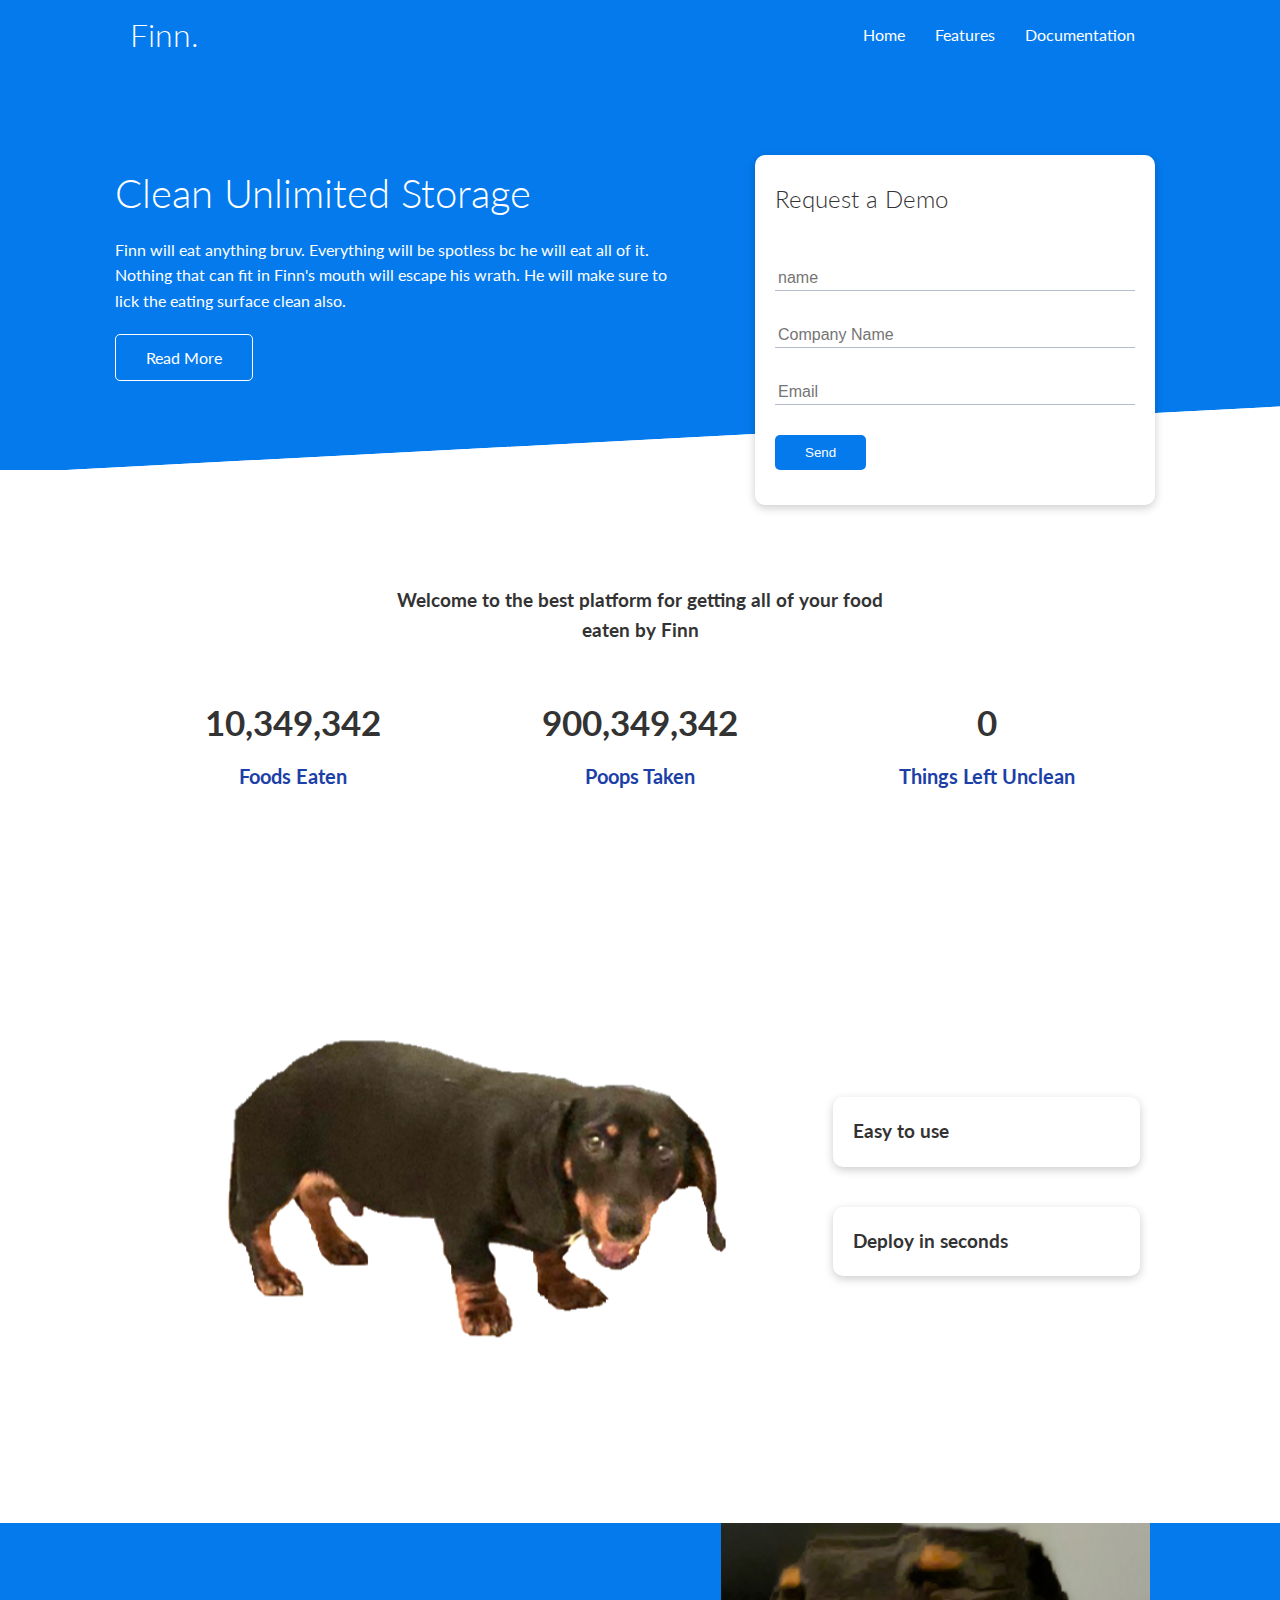
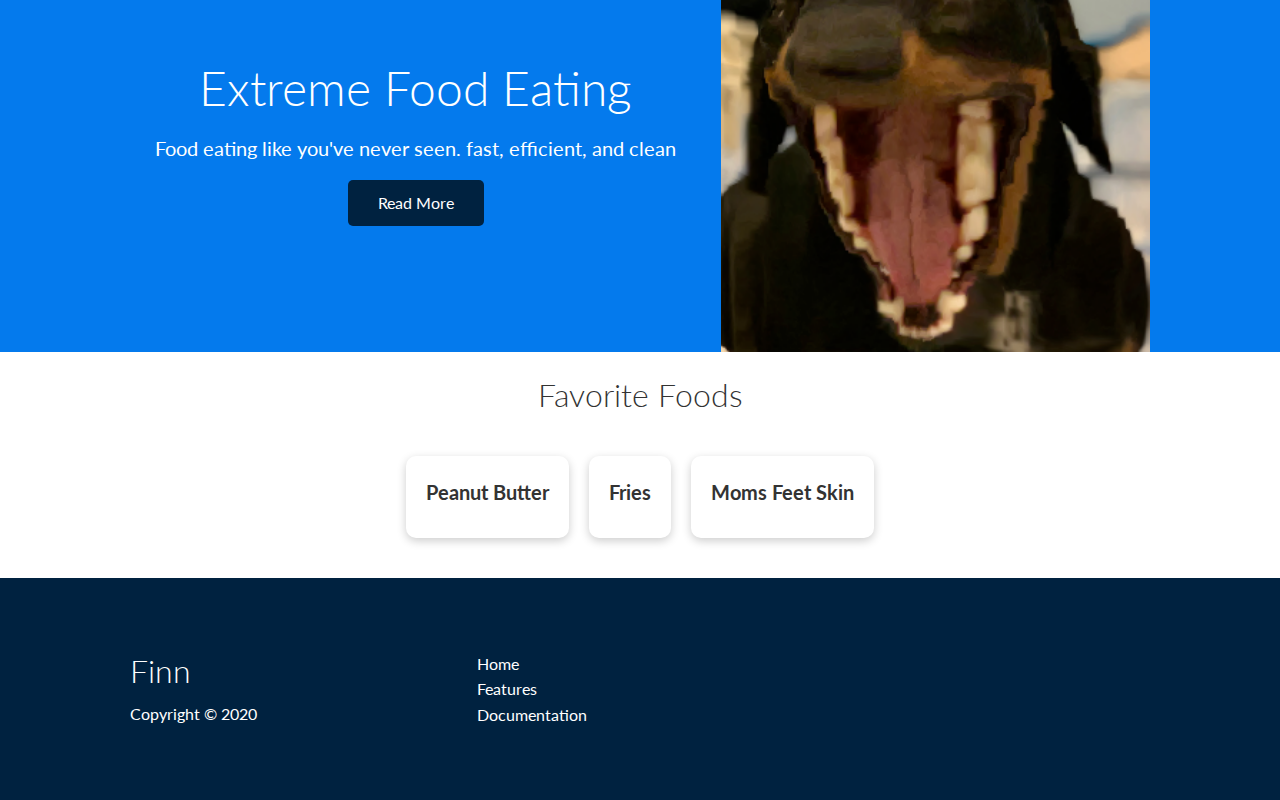
<file: index.html>
<!DOCTYPE html>
<html lang="en">
	<head>
		<meta charset="UTF-8" />
		<meta name="viewport" content="width=device-width, initial-scale=1.0" />
		<link
			rel="stylesheet"
			href="https://cdnjs.cloudflare.com/ajax/libs/font-awesome/5.15.1/css/all.min.css"
			integrity="sha512-+4zCK9k+qNFUR5X+cKL9EIR+ZOhtIloNl9GIKS57V1MyNsYpYcUrUeQc9vNfzsWfV28IaLL3i96P9sdNyeRssA=="
			crossorigin="anonymous"
		/>
		<link rel="stylesheet" href="./css/style.css" />
		<link rel="stylesheet" href="./css/utilities.css" />
		<title>Finn | Deezanutsa</title>
	</head>
	<body>
		<!-- Navbar -->
		<div class="navbar">
			<div class="container flex">
				<h1 class="logo">Finn.</h1>
				<nav>
					<ul>
						<li><a href="index.html">Home</a></li>
						<li><a href="features.html">Features</a></li>
						<li><a href="docs.html">Documentation</a></li>
					</ul>
				</nav>
			</div>
		</div>
		<!-- Showcase -->
		<section class="showcase">
			<div class="container grid">
				<div class="showcase-text">
					<h1>Clean Unlimited Storage</h1>
					<p>
						Finn will eat anything bruv. Everything will be spotless bc he will
						eat all of it. Nothing that can fit in Finn's mouth will escape his
						wrath. He will make sure to lick the eating surface clean also.
					</p>
					<a href="features.html" class="btn btn-outline">Read More</a>
				</div>
				<div class="showcase-form card">
					<h2>Request a Demo</h2>
					<form
						name="contact"
						method="POST"
						netlify-honeypot="bot-field"
						data-netlify="true"
					>
						<input type="hidden" name="form-name" value="contact" />
						<p class="hidden">
							<label
								>Don't fill this out if you're human: <input name="bot-field"
							/></label>
						</p>
						<div class="form-control">
							<input type="text" name="name" placeholder="name" required />
						</div>
						<div class="form-control">
							<input
								type="text"
								name="company"
								placeholder="Company Name"
								required
							/>
						</div>
						<div class="form-control">
							<input type="email" name="email" placeholder="Email" required />
						</div>
						<input type="submit" value="Send" class="btn btn-primary" />
					</form>
				</div>
			</div>
		</section>

		<!--Stats -->
		<section class="stats">
			<div class="container">
				<h3 class="stats-heading text-center">
					Welcome to the best platform for getting all of your food eaten by
					Finn
				</h3>

				<div class="grid grid-3 text-center my-4">
					<div>
						<i class="fas fa-drumstick-bite fa-3x"></i>
						<h3>10,349,342</h3>
						<p class="text-secondary">Foods Eaten</p>
					</div>
					<div>
						<i class="fas fa-poo fa-3x"></i>
						<h3>900,349,342</h3>
						<p class="text-secondary">Poops Taken</p>
					</div>
					<div>
						<i class="fas fa-hand-sparkles fa-3x"></i>
						<h3>0</h3>
						<p class="text-secondary">Things Left Unclean</p>
					</div>
				</div>
			</div>
		</section>

		<!-- CLi -->
		<section class="cli">
			<div class="container grid">
				<img src="images/File_030.png" alt="" />
				<div class="card">
					<h3>Easy to use</h3>
				</div>
				<div class="card">
					<h3>Deploy in seconds</h3>
				</div>
			</div>
		</section>

		<!-- Cloud -->
		<section class="cloud bg-primary">
			<div class="container grid">
				<div class="text-center">
					<h2 class="lg">Extreme Food Eating</h2>
					<p class="lead my-1">
						Food eating like you've never seen. fast, efficient, and clean
					</p>
					<a href="features.html" class="btn btn-dark">Read More</a>
				</div>
				<img src="images/File_090.png" alt="" />
			</div>
		</section>
		<!-- languages -->
		<section class="languages">
			<h2 class="md text-center my-2">Favorite Foods</h2>
			<div class="container flex">
				<div class="card">
					<h4>Peanut Butter</h4>
					<i class="fas fa-utensils fa-3x"></i>
				</div>
				<div class="card">
					<h4>Fries</h4>
					<i class="fas fa-hamburger fa-3x"></i>
				</div>
				<div class="card">
					<h4>Moms Feet Skin</h4>
					<i class="fas fa-socks fa-3x"></i>
				</div>
			</div>
		</section>
		<!-- Footer -->
		<footer class="footer bg-dark py-5">
			<div class="container grid grid-3">
				<div>
					<h1>Finn</h1>
					<p>Copyright &copy; 2020</p>
				</div>
				<nav>
					<ul>
						<li><a href="index.html"></a>Home</li>
						<li><a href="features.html"></a>Features</li>
						<li><a href="docs.html"></a>Documentation</li>
					</ul>
				</nav>
				<div class="social">
					<a href="#"><i class="fab fa-github fa-2x"></i></a>
					<a href="#"><i class="fab fa-facebook fa-2x"></i></a>
					<a href="#"><i class="fab fa-instagram fa-2x"></i></a>
					<a href="#"><i class="fab fa-twitter fa-2x"></i></a>
				</div>
			</div>
		</footer>
	</body>
</html>
</file>
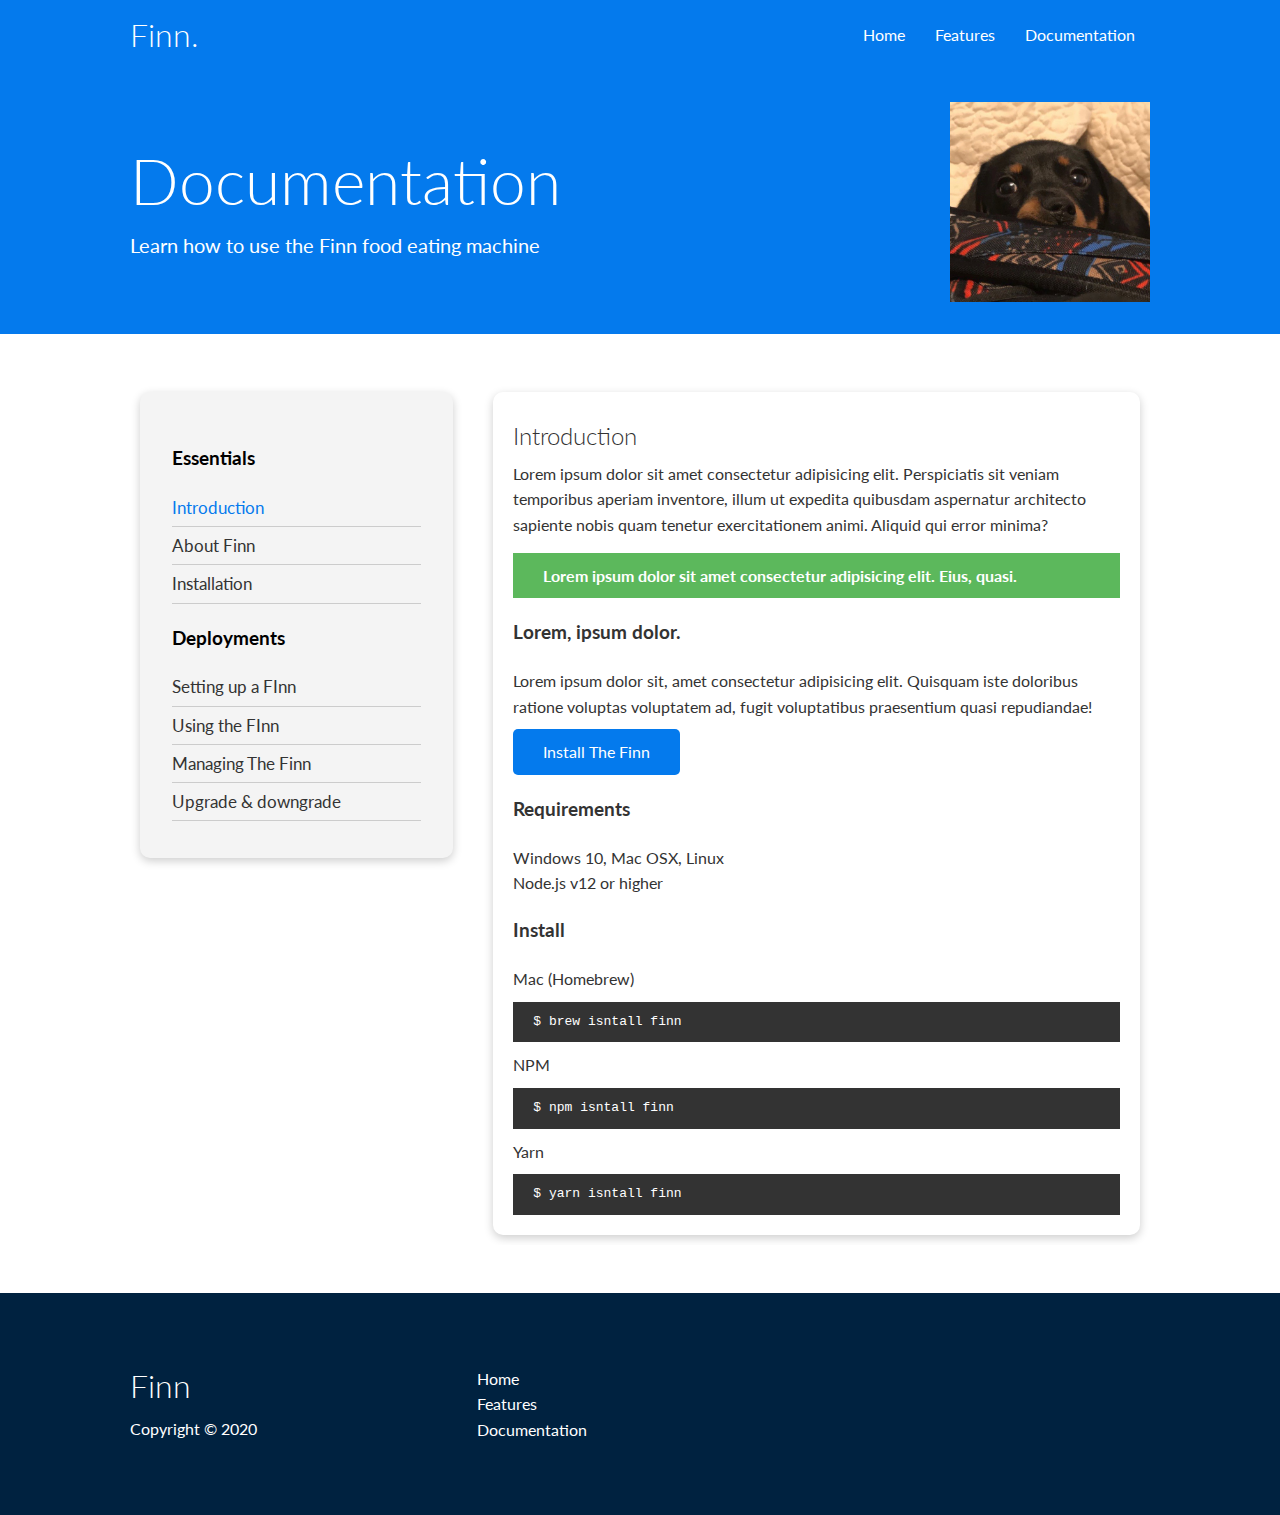
<file: docs.html>
<!DOCTYPE html>
<html lang="en">
	<head>
		<meta charset="UTF-8" />
		<meta name="viewport" content="width=device-width, initial-scale=1.0" />
		<link
			rel="stylesheet"
			href="https://cdnjs.cloudflare.com/ajax/libs/font-awesome/5.15.1/css/all.min.css"
			integrity="sha512-+4zCK9k+qNFUR5X+cKL9EIR+ZOhtIloNl9GIKS57V1MyNsYpYcUrUeQc9vNfzsWfV28IaLL3i96P9sdNyeRssA=="
			crossorigin="anonymous"
		/>
		<link rel="stylesheet" href="./css/style.css" />
		<link rel="stylesheet" href="./css/utilities.css" />
		<title>Finn | Documentation</title>
	</head>
	<body>
		<!-- Navbar -->
		<div class="navbar">
			<div class="container flex">
				<h1 class="logo">Finn.</h1>
				<nav>
					<ul>
						<li><a href="index.html">Home</a></li>
						<li><a href="features.html">Features</a></li>
						<li><a href="docs.html">Documentation</a></li>
					</ul>
				</nav>
			</div>
		</div>

		<!-- head -->
		<section class="docs-head bg-primary py-3">
			<div class="container grid">
				<div>
					<h1 class="xl">Documentation</h1>
					<p class="lead">Learn how to use the Finn food eating machine</p>
				</div>
				<img src="images/File_026.jpeg" alt="" />
			</div>
		</section>

		<!-- DOcs Main -->
		<section class="docs-main my-4">
			<div class="container grid">
				<div class="card bg-light p-3">
					<h3 class="my-2">Essentials</h3>
					<nav>
						<ul>
							<li><a class="text-primary" href="#">Introduction</a></li>
							<li><a href="#">About Finn</a></li>
							<li><a href="#">Installation</a></li>
						</ul>
					</nav>
					<h3 class="my-2">Deployments</h3>
					<nav>
						<ul>
							<li><a href="#">Setting up a FInn</a></li>
							<li><a href="#">Using the FInn</a></li>
							<li><a href="#">Managing The Finn</a></li>
							<li><a href="#">Upgrade & downgrade</a></li>
						</ul>
					</nav>
				</div>
				<div class="card">
					<h2>Introduction</h2>
					<p>
						Lorem ipsum dolor sit amet consectetur adipisicing elit.
						Perspiciatis sit veniam temporibus aperiam inventore, illum ut
						expedita quibusdam aspernatur architecto sapiente nobis quam tenetur
						exercitationem animi. Aliquid qui error minima?
					</p>
					<div class="alert alert-success">
						<i class="fas fa-info"></i>Lorem ipsum dolor sit amet consectetur
						adipisicing elit. Eius, quasi.
					</div>
					<h3>Lorem, ipsum dolor.</h3>
					<p>
						Lorem ipsum dolor sit, amet consectetur adipisicing elit. Quisquam
						iste doloribus ratione voluptas voluptatem ad, fugit voluptatibus
						praesentium quasi repudiandae!
					</p>
					<a href="#" class="btn btn-primary">Install The Finn</a>
					<h3>Requirements</h3>
					<ul>
						<li>Windows 10, Mac OSX, Linux</li>
						<li>Node.js v12 or higher</li>
					</ul>
					<h3>Install</h3>
					<p>Mac (Homebrew)</p>
					<pre><code>$ brew isntall finn</code></pre>
					<p>NPM</p>
					<pre><code>$ npm isntall finn</code></pre>
					<p>Yarn</p>
					<pre><code>$ yarn isntall finn</code></pre>
				</div>
			</div>
		</section>

		<!-- Footer -->
		<footer class="footer bg-dark py-5">
			<div class="container grid grid-3">
				<div>
					<h1>Finn</h1>
					<p>Copyright &copy; 2020</p>
				</div>
				<nav>
					<ul>
						<li><a href="index.html"></a>Home</li>
						<li><a href="features.html"></a>Features</li>
						<li><a href="docs.html"></a>Documentation</li>
					</ul>
				</nav>
				<div class="social">
					<a href="#"><i class="fab fa-github fa-2x"></i></a>
					<a href="#"><i class="fab fa-facebook fa-2x"></i></a>
					<a href="#"><i class="fab fa-instagram fa-2x"></i></a>
					<a href="#"><i class="fab fa-twitter fa-2x"></i></a>
				</div>
			</div>
		</footer>
	</body>
</html>
</file>
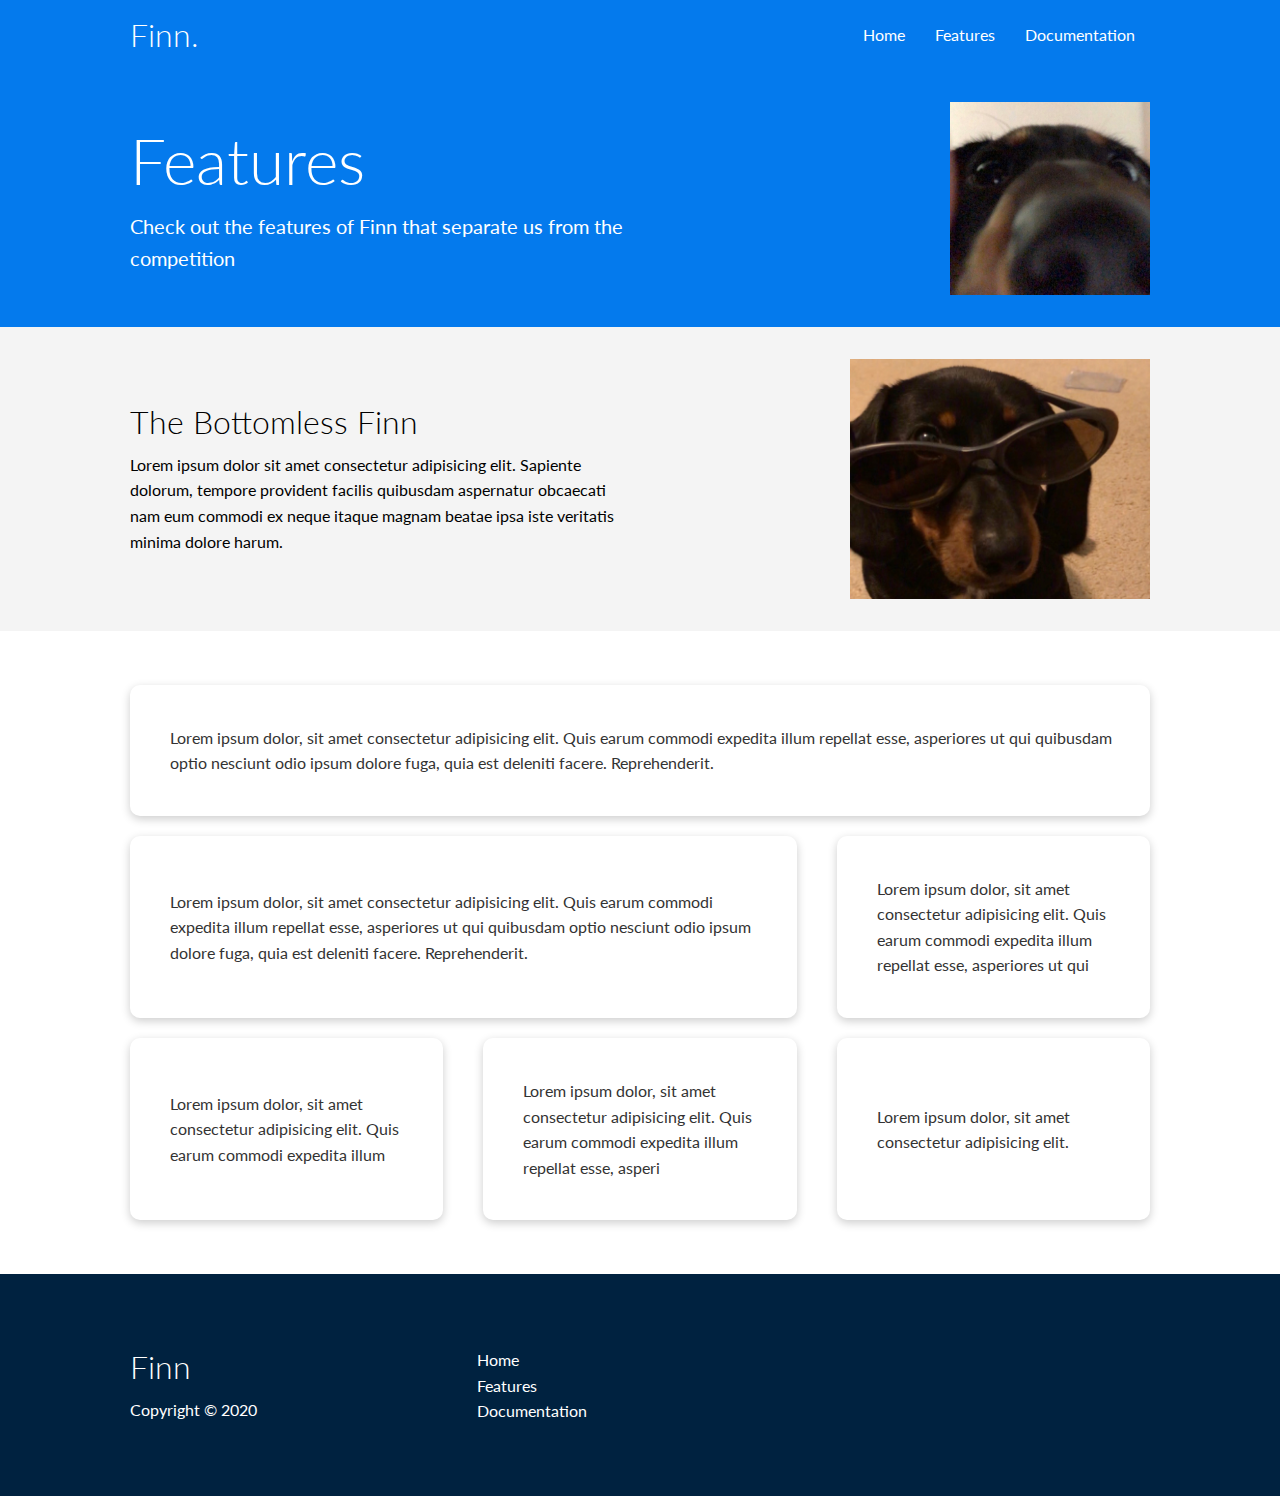
<file: features.html>
<!DOCTYPE html>
<html lang="en">
	<head>
		<meta charset="UTF-8" />
		<meta name="viewport" content="width=device-width, initial-scale=1.0" />
		<link
			rel="stylesheet"
			href="https://cdnjs.cloudflare.com/ajax/libs/font-awesome/5.15.1/css/all.min.css"
			integrity="sha512-+4zCK9k+qNFUR5X+cKL9EIR+ZOhtIloNl9GIKS57V1MyNsYpYcUrUeQc9vNfzsWfV28IaLL3i96P9sdNyeRssA=="
			crossorigin="anonymous"
		/>
		<link rel="stylesheet" href="./css/style.css" />
		<link rel="stylesheet" href="./css/utilities.css" />
		<title>Finn | Features</title>
	</head>
	<body>
		<!-- Navbar -->
		<div class="navbar">
			<div class="container flex">
				<h1 class="logo">Finn.</h1>
				<nav>
					<ul>
						<li><a href="index.html">Home</a></li>
						<li><a href="features.html">Features</a></li>
						<li><a href="docs.html">Documentation</a></li>
					</ul>
				</nav>
			</div>
		</div>

		<!-- head -->
		<section class="features-head bg-primary py-3">
			<div class="container grid">
				<div>
					<h1 class="xl">Features</h1>
					<p class="lead">
						Check out the features of Finn that separate us from the competition
					</p>
				</div>
				<img src="images/File_005.jpeg" alt="" />
			</div>
		</section>

		<!-- subhead -->
		<section class="features-sub-head bg-light py-3">
			<div class="container grid">
				<div>
					<h1 class="md">The Bottomless Finn</h1>
					<p>
						Lorem ipsum dolor sit amet consectetur adipisicing elit. Sapiente
						dolorum, tempore provident facilis quibusdam aspernatur obcaecati
						nam eum commodi ex neque itaque magnam beatae ipsa iste veritatis
						minima dolore harum.
					</p>
				</div>
				<img src="images/File_040.jpeg" alt="" />
			</div>
		</section>

		<section class="features-main my-2">
			<div class="container grid grid-3">
				<div class="card flex">
					<i class="fas fa-server fa-3x"></i>
					<p>
						Lorem ipsum dolor, sit amet consectetur adipisicing elit. Quis earum
						commodi expedita illum repellat esse, asperiores ut qui quibusdam
						optio nesciunt odio ipsum dolore fuga, quia est deleniti facere.
						Reprehenderit.
					</p>
				</div>
				<div class="card flex">
					<i class="fas fa-server fa-3x"></i>
					<p>
						Lorem ipsum dolor, sit amet consectetur adipisicing elit. Quis earum
						commodi expedita illum repellat esse, asperiores ut qui quibusdam
						optio nesciunt odio ipsum dolore fuga, quia est deleniti facere.
						Reprehenderit.
					</p>
				</div>
				<div class="card flex">
					<i class="fas fa-server fa-3x"></i>
					<p>
						Lorem ipsum dolor, sit amet consectetur adipisicing elit. Quis earum
						commodi expedita illum repellat esse, asperiores ut qui
					</p>
				</div>
				<div class="card flex">
					<i class="fas fa-server fa-3x"></i>
					<p>
						Lorem ipsum dolor, sit amet consectetur adipisicing elit. Quis earum
						commodi expedita illum
					</p>
				</div>
				<div class="card flex">
					<i class="fas fa-server fa-3x"></i>
					<p>
						Lorem ipsum dolor, sit amet consectetur adipisicing elit. Quis earum
						commodi expedita illum repellat esse, asperi
					</p>
				</div>
				<div class="card flex">
					<i class="fas fa-server fa-3x"></i>
					<p>Lorem ipsum dolor, sit amet consectetur adipisicing elit.</p>
				</div>
			</div>
		</section>

		<!-- Footer -->
		<footer class="footer bg-dark py-5">
			<div class="container grid grid-3">
				<div>
					<h1>Finn</h1>
					<p>Copyright &copy; 2020</p>
				</div>
				<nav>
					<ul>
						<li><a href="index.html"></a>Home</li>
						<li><a href="features.html"></a>Features</li>
						<li><a href="docs.html"></a>Documentation</li>
					</ul>
				</nav>
				<div class="social">
					<a href="#"><i class="fab fa-github fa-2x"></i></a>
					<a href="#"><i class="fab fa-facebook fa-2x"></i></a>
					<a href="#"><i class="fab fa-instagram fa-2x"></i></a>
					<a href="#"><i class="fab fa-twitter fa-2x"></i></a>
				</div>
			</div>
		</footer>
	</body>
</html>
</file>
<file: css/style.css>
@import url("https://fonts.googleapis.com/css2?family=Lato:wght@300&display=swap");

:root {
	--primary-color: #047aed;
	--secondary-color: #1c3fa8;
	--dark-color: #002240;
	--light-color: #f4f4f4;
	--success-color: #5cb85c;
	--error-color: #d9534f;
}

* {
	box-sizing: border-box;
	margin: 0;
	padding: 0;
}

body {
	font-family: "Lato", sans-serif;
	color: #333;
	line-height: 1.6;
}

ul {
	list-style-type: none;
}
a {
	text-decoration: none;
	color: #333;
}

h1,
h2 {
	font-weight: 300;
	line-height: 1.2;
	margin: 10px 0;
}
p {
	margin: 10px 0;
}

img {
	width: 100%;
}

code,
pre {
	background: #333;
	color: white;
	padding: 10px;
}

.hidden {
	visibility: hidden;
	height: 0;
}

/* Navbar*/
.navbar {
	background-color: var(--primary-color);
	color: white;
	height: 70px;
}

.navbar ul {
	display: flex;
}
.navbar a {
	color: white;
	padding: 10px;
	margin: 0 5px;
}

.navbar a:hover {
	border-bottom: 2px white solid;
}

.navbar .flex {
	justify-content: space-between;
}

/* Showcase */
.showcase {
	height: 400px;
	background-color: var(--primary-color);
	color: white;
	position: relative;
}

.showcase h1 {
	font-size: 40px;
}

.showcase p {
	margin: 20px 0;
}

.showcase .grid {
	overflow: visible;
	grid-template-columns: 55% 45%;
	gap: 30px;
}

.showcase-text {
	animation: slideInFromLeft 1s ease-in;
}

.showcase-form {
	position: relative;
	top: 60px;
	height: 350px;
	width: 400px;
	padding: 40px;
	z-index: 100;
	justify-self: flex-end;
	animation: slideInFromRight 1s ease-in;
}

.showcase-form .form-control {
	margin: 30px 0;
}

.showcase-form input[type="text"],
.showcase-form input[type="email"] {
	border: 0;
	border-bottom: 1px solid #b4becb;
	width: 100%;
	padding: 3px;
	font-size: 16px;
}

.showcase-form input:focus {
	outline: none;
}

.showcase::before,
.showcase::after {
	content: "";
	position: absolute;
	height: 100px;
	bottom: -70px;
	right: 0;
	left: 0;
	background: white;
	transform: skewY(-3deg);
	-webkit-transform: skewY(-3deg);
	-moz-transform: skewY(-3deg);
	-ms-transform: skewY(-3deg);
}

/* Stats */
.stats {
	padding-top: 100px;
	animation: slideInFromBottom 1s ease-in;
}

.stats-heading {
	max-width: 500px;
	margin: 1rem auto;
}

.stats .grid h3 {
	font-size: 35px;
}

.stats .grid p {
	font-size: 20px;
	font-weight: bold;
}

/* cli */
.cli .grid {
	grid-template-columns: repeat(3, 1fr);
	grid-template-rows: repeat(2, 1fr);
	align-items: center;
}

.cli .grid > *:first-child {
	grid-column: 1 / span 2;
	grid-row: 1 / span 2;
}
.cli .grid > *:nth-child(2) {
	align-self: flex-end;
}
.cli .grid > *:nth-child(3) {
	align-self: flex-start;
}

/* cloud */
.cloud .grid {
	grid-template-columns: 4fr 3fr;
}

/* Languages */
.languages .flex {
	flex-wrap: wrap;
}
.languages .card {
	text-align: center;
	margin: 18px 10px 40px;
	transition: transform 0.2s ease-in;
}

.languages .card h4 {
	font-size: 20px;
	margin-bottom: 10px;
}

.languages .card:hover {
	transform: translateY(-15px);
}

/* features */
.features-head img,
.docs-head img {
	width: 200px;
	justify-self: flex-end;
}

.features-sub-head img {
	width: 300px;
	justify-self: flex-end;
}

.features-main .card > i {
	margin-right: 20px;
}

.features-main .grid {
	padding: 30px;
}

.features-main .grid > *:first-child {
	grid-column: 1 / span 3;
}
.features-main .grid > *:nth-child(2) {
	grid-column: 1 / span 2;
}

/* docs */
.docs-main h3 {
	margin: 20px 0;
}

.docs-main .grid {
	grid-template-columns: 1fr 2fr;
	align-items: flex-start;
}

.docs-main nav li {
	font-size: 17px;
	padding-bottom: 5px;
	margin-bottom: 5px;
	border-bottom: 1px #ccc solid;
}

.docs-main a:hover {
	font-weight: bold;
}

/* footer */
.footer .social a {
	margin: 0 10px;
}

/* animations */
@keyframes slideInFromLeft {
	0% {
		transform: translateX(-100%);
	}

	100% {
		transform: translateX(0);
	}
}
@keyframes slideInFromRight {
	0% {
		transform: translateX(100%);
	}

	100% {
		transform: translateX(0);
	}
}
@keyframes slideInFromTop {
	0% {
		transform: translateY(-100%);
	}

	100% {
		transform: translateX(0);
	}
}
@keyframes slideInFromBottom {
	0% {
		transform: translateY(100%);
	}

	100% {
		transform: translateX(0);
	}
}

/* Tablets and under */
@media (max-width: 768px) {
	.grid,
	.showcase .grid,
	.stats .grid,
	.cli .grid,
	.cloud .grid,
	.features-head .grid,
	.features-sub-head .grid,
	.features-main .grid,
	.docs-head .grid,
	.docs-main .grid {
		grid-template-columns: 1fr;
		grid-template-rows: 1fr;
	}

	.showcase {
		height: auto;
	}
	.showcase-text {
		text-align: center;
		margin-top: 40px;
	}
	.showcase-form {
		justify-self: center;
		margin: auto;
	}
	.cli .grid > *:first-child {
		grid-column: 1;
		grid-row: 1;
	}
	.cli .grid > *:nth-child(2) {
		align-self: flex-end;
	}
	.cli .grid > *:nth-child(3) {
		align-self: flex-start;
	}

	.features-head,
	.features-sub-head,
	.docs-head {
		text-align: center;
	}
	.features-head img,
	.features-sub-head img,
	.docs-head img {
		justify-self: center;
	}

	.features-main .grid > *:first-child,
	.features-main .grid > *:nth-child(2) {
		grid-column: 1;
	}
}

/* Mobile */
@media (max-width: 500px) {
	.navbar {
		height: 110px;
	}

	.navbar .flex {
		flex-direction: column;
	}

	.navbar ul {
		padding: 10px;
		background-color: rgba(0, 0, 0, 0.1);
	}
}
</file>
<file: css/utilities.css>
.container {
	max-width: 1100px;
	margin: 0 auto;
	overflow: auto;
	padding: 0 40px;
}

.card {
	background-color: white;
	color: #333;
	border-radius: 10px;
	box-shadow: 0 3px 10px rgba(0, 0, 0, 0.2);
	padding: 20px;
	margin: 10px;
}

.btn {
	display: inline-block;
	padding: 10px 30px;
	cursor: pointer;
	background: var(--primary-color);
	color: white;
	border: none;
	border-radius: 5px;
}

.btn-outline {
	background-color: transparent;
	border: 1px white solid;
}

.btn:hover {
	transform: scale(0.98);
}

/* Bakcgrounds and colored buttons */
.bg-primary,
.btn-primary {
	background-color: var(--primary-color);
	color: white;
}
.bg-secondary,
.btn-secondary {
	background-color: var(--secondary-color);
	color: white;
}
.bg-dark,
.btn-dark {
	background-color: var(--dark-color);
	color: white;
}
.bg-light,
.btn-light {
	background-color: var(--light-color);
	color: black;
}

.bg-primary a,
.btn-primary a,
.bg-secondary a,
.btn-secondary a,
.bg-dark a,
.btn-dark a {
	color: white;
}

/* text colors */
.text-primary {
	color: var(--primary-color);
}
.text-secondary {
	color: var(--secondary-color);
}
.text-dark {
	color: var(--dark-color);
}
.text-light {
	color: var(--light-color);
}
/* text sizes */
.lead {
	font-size: 20px;
}
.sm {
	font-size: 1rem;
}
.md {
	font-size: 2rem;
}
.lg {
	font-size: 3rem;
}
.xl {
	font-size: 4rem;
}

.text-center {
	text-align: center;
}

/* Alert */
.alert {
	background-color: var(--light-color);
	padding: 10px 20px;
	font-weight: bold;
	margin: 15px 0;
}

.alert i {
	margin-right: 10px;
}

.alert-success {
	background-color: var(--success-color);
	color: white;
}
.alert-error {
	background-color: var(--error-color);
	color: white;
}

.flex {
	display: flex;
	justify-content: center;
	align-items: center;
	height: 100%;
}

.grid {
	display: grid;
	grid-template-columns: repeat(2, 1fr);
	gap: 20px;
	justify-content: center;
	align-items: center;
	height: 100%;
}

.grid-3 {
	grid-template-columns: repeat(3, 1fr);
}

/* Margin */
.my-1 {
	margin: 1rem 0;
}
.my-2 {
	margin: 1.5rem 0;
}
.my-3 {
	margin: 2rem 0;
}
.my-4 {
	margin: 3rem 0;
}
.my-5 {
	margin: 4rem 0;
}
.m-1 {
	margin: 1rem;
}
.m-2 {
	margin: 1.5rem;
}
.m-3 {
	margin: 2rem;
}
.m-4 {
	margin: 3rem;
}
.m-5 {
	margin: 4rem;
}

/* Padding */
.py-1 {
	padding: 1rem 0;
}
.py-2 {
	padding: 1.5rem 0;
}
.py-3 {
	padding: 2rem 0;
}
.py-4 {
	padding: 3rem 0;
}
.py-5 {
	padding: 4rem 0;
}
.p-1 {
	padding: 1rem;
}
.p-2 {
	padding: 1.5rem;
}
.p-3 {
	padding: 2rem;
}
.p-4 {
	padding: 3rem;
}
.p-5 {
	padding: 4rem;
}
</file>
